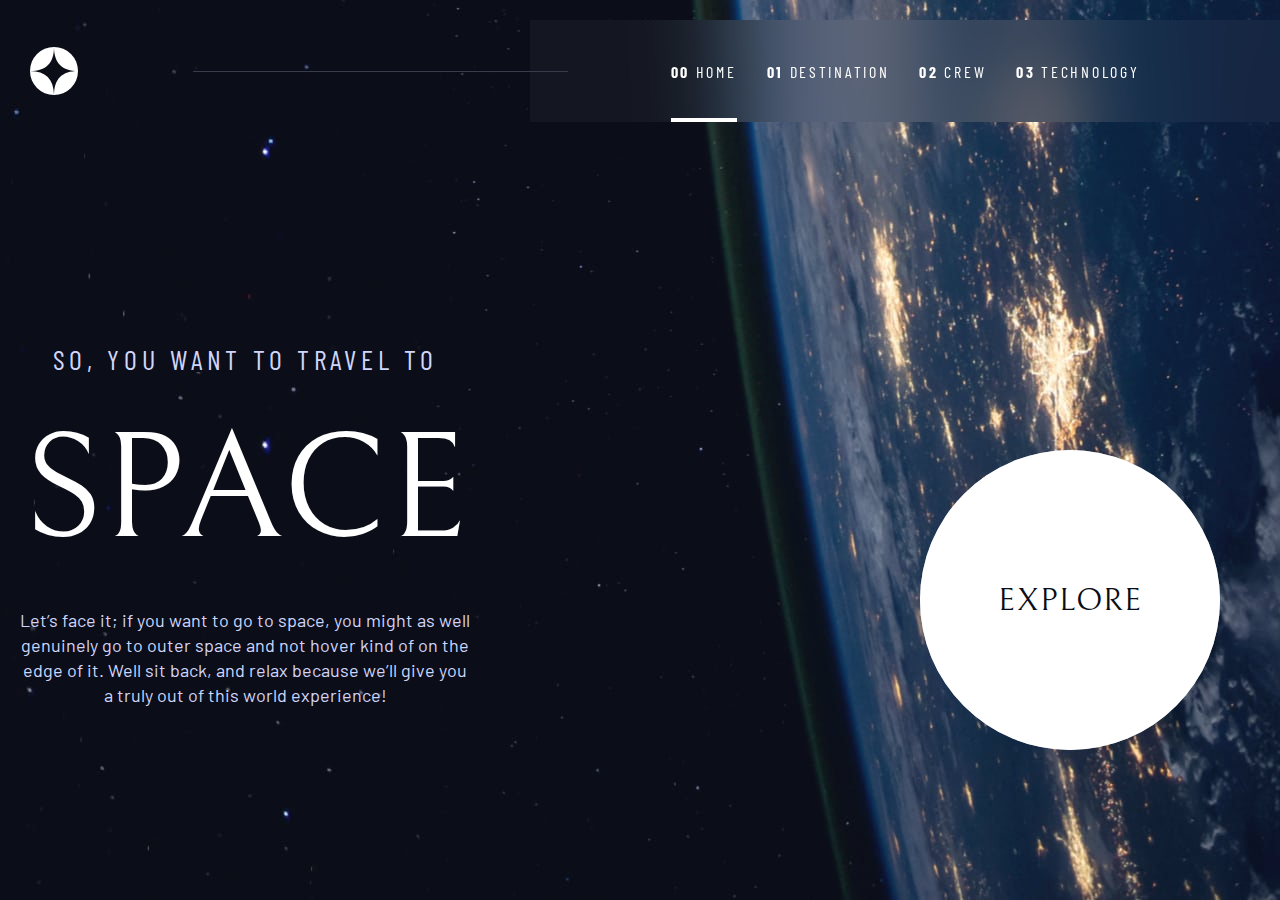
<file: index.html>
<!DOCTYPE html>
<html lang="en">

<head>
   <meta charset="UTF-8">
   <meta http-equiv="X-UA-Compatible" content="IE=edge">
   <meta name="viewport" content="width=device-width, initial-scale=1.0">
   <title>Space Tourism</title>
   <link rel="stylesheet" href="./css/main.css">
   <link rel="preconnect" href="https://fonts.googleapis.com">
   <link rel="preconnect" href="https://fonts.gstatic.com" crossorigin>
   <link
      href="https://fonts.googleapis.com/css2?family=Barlow+Condensed:wght@400;600&family=Barlow:wght@300;400;600&family=Bellefair&display=swap"
      rel="stylesheet">
   <script src="./js/app.js" defer></script>
</head>

<body>
   <!-- small devices -->
   <div class="nav-container-mobile">
      <img class="nav-container-mobile__logo" src="./img/shared/logo.svg" alt="logo">
      <button class="nav-container-mobile__menu-button"><img src="./img/shared/icon-hamburger.svg" alt="menu-button"
            class="menu-button-img"></button>
      <nav class="navigation-mobile">
         <ul role="list" class="navigation-mobile__list">
            <li class="navigation-mobile__item selected-page-mobile"><a href="#home"><span>00</span> home</a></li>
            <li class="navigation-mobile__item"><a href="destination.html"><span>01</span> destination</a></li>
            <li class="navigation-mobile__item"><a href="crew.html"><span>02</span> crew</a></li>
            <li class="navigation-mobile__item"><a href="technology.html"><span>03</span> technology</a></li>
         </ul>
      </nav>
   </div>
   <!-- large devices -->
   <div class="nav-container-desktop">
      <img class="nav-container-desktop__logo" src="./img/shared/logo.svg" alt="logo">
      <nav class="navigation-desktop">
         <ul role="list" class="navigation-desktop__list">
            <li class="navigation-desktop__item selected-page-desktop"><a href="index.html"><span>00</span> home</a>
            </li>
            <li class="navigation-desktop__item"><a href="destination.html"><span>01</span> destination</a></li>
            <li class="navigation-desktop__item"><a href="crew.html"><span>02</span> crew</a></li>
            <li class="navigation-desktop__item"><a href="technology.html"><span>03</span> technology</a></li>
         </ul>
      </nav>
   </div>
   <header class="header" id="#home">
      <div class="header__container">
         <section class="header__intro">
            <p class="header__upper-heading-text">so, you want to travel to</p>
            <h1 class="header__title">space</h1>
            <p class="header__text">Let’s face it; if you want to go to space, you might as well genuinely go to
               outer space and not hover kind of on the edge of it. Well sit back, and relax
               because we’ll give you a truly out of this world experience!</p>
         </section>
         <div class="header__circle">
            <p>explore</p>
         </div>
      </div>
   </header>
</body>

</html>
</file>
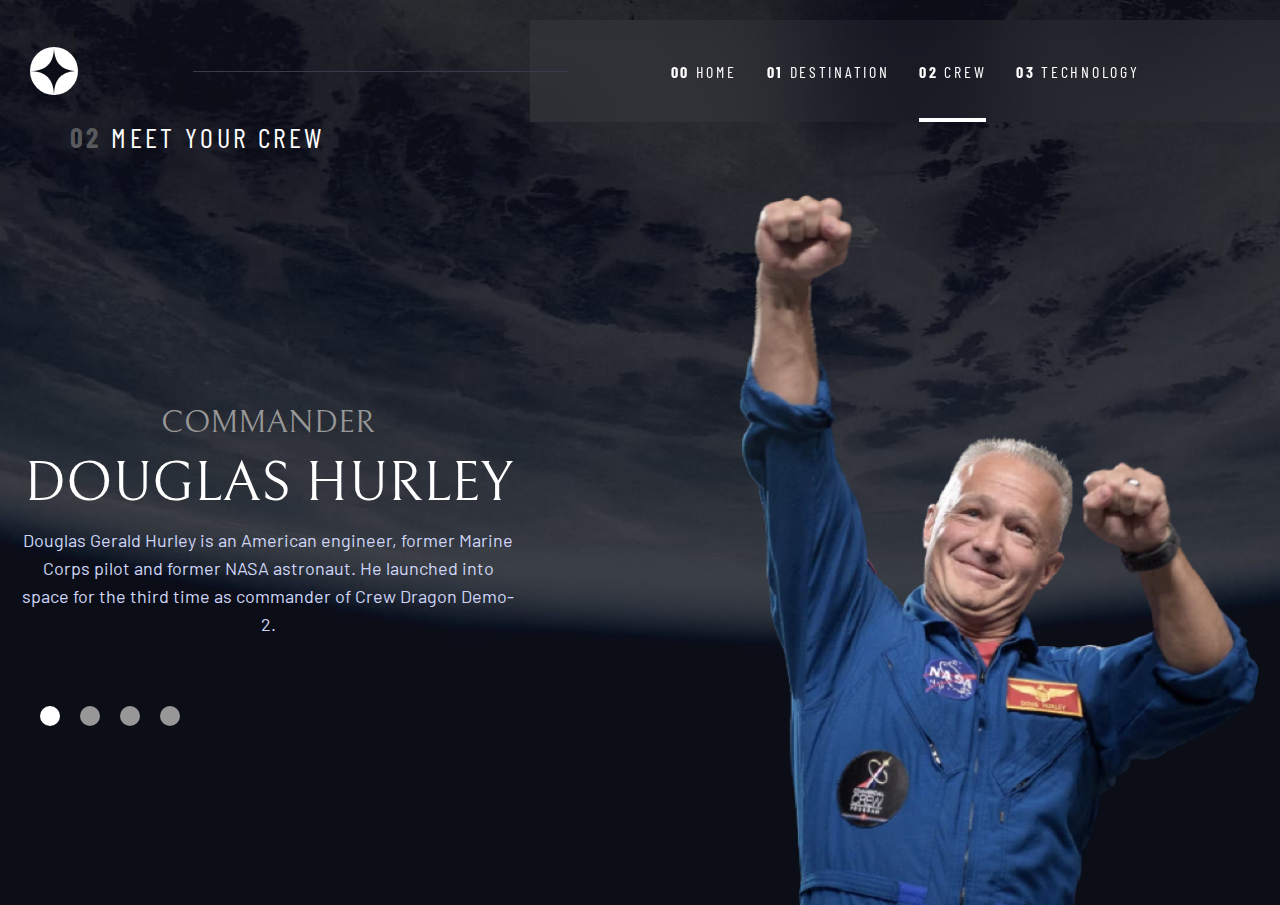
<file: crew.html>
<!DOCTYPE html>
<html lang="en">

<head>
   <meta charset="UTF-8">
   <meta http-equiv="X-UA-Compatible" content="IE=edge">
   <meta name="viewport" content="width=device-width, initial-scale=1.0">
   <title>Space Tourism</title>
   <link rel="stylesheet" href="./css/main.css">
   <link rel="preconnect" href="https://fonts.googleapis.com">
   <link rel="preconnect" href="https://fonts.gstatic.com" crossorigin>
   <link
      href="https://fonts.googleapis.com/css2?family=Barlow+Condensed:wght@400;600&family=Barlow:wght@300;400;600&family=Bellefair&display=swap"
      rel="stylesheet">
   <script src="./js/crew.js" defer></script>
</head>

<body>
   <!-- small devices -->
   <div class="nav-container-mobile">
      <img class="nav-container-mobile__logo" src="./img/shared/logo.svg" alt="logo">
      <button class="nav-container-mobile__menu-button"><img src="./img/shared/icon-hamburger.svg" alt="menu-button"
            class="menu-button-img"></button>
      <nav class="navigation-mobile">
         <ul role="list" class="navigation-mobile__list">
            <li class="navigation-mobile__item "><a href="index.html"><span>00</span> home</a></li>
            <li class="navigation-mobile__item"><a href="destination.html"><span>01</span> destination</a></li>
            <li class="navigation-mobile__item selected-page-mobile"><a href="#"><span>02</span> crew</a></li>
            <li class="navigation-mobile__item"><a href="#"><span>03</span> technology</a></li>
         </ul>
      </nav>
   </div>
   <!-- large devices -->
   <div class="nav-container-desktop">
      <img class="nav-container-desktop__logo" src="./img/shared/logo.svg" alt="logo">
      <nav class="navigation-desktop">
         <ul role="list" class="navigation-desktop__list">
            <li class="navigation-desktop__item"><a href="index.html"><span>00</span> home</a>
            </li>
            <li class="navigation-desktop__item "><a href="destination.html"><span>01</span> destination</a></li>
            <li class="navigation-desktop__item selected-page-desktop"><a href="crew.html"><span>02</span> crew</a></li>
            <li class="navigation-desktop__item"><a href="#"><span>03</span> technology</a></li>
         </ul>
      </nav>
   </div>
   <main class="crew" id="crew">
      <h1 class="crew__heading"><span>02</span> meet your crew</h1>
      <section class="crew__container">
         <img class="crew__img" src="./img/crew/image-douglas-hurley.webp" alt="member of crew">
         <div class="crew__content-box">
            <nav class="crew__nav">
               <ul class="crew__nav-list" role="list">
                  <li class="crew__nav-item"><button
                        class="crew__button crew__nav-item--first selected-member"></button></li>
                  <li class="crew__nav-item"><button class="crew__button crew__nav-item--second"></button></li>
                  <li class="crew__nav-item"><button class="crew__button crew__nav-item--third"></button></li>
                  <li class="crew__nav-item"><button class="crew__button crew__nav-item--fourth"></button></li>
               </ul>
            </nav>
            <div class="crew__information-box">
               <h2 class="crew__member-spec">commander</h2>
               <p class="crew__member-name">douglas hurley</p>
               <p class="crew__member-desc">Douglas Gerald Hurley is an American engineer, former Marine Corps pilot and
                  former NASA astronaut. He launched into space for the third time as commander of Crew Dragon Demo-2.
               </p>
            </div>
         </div>
      </section>
   </main>
</body>

</html>
</file>
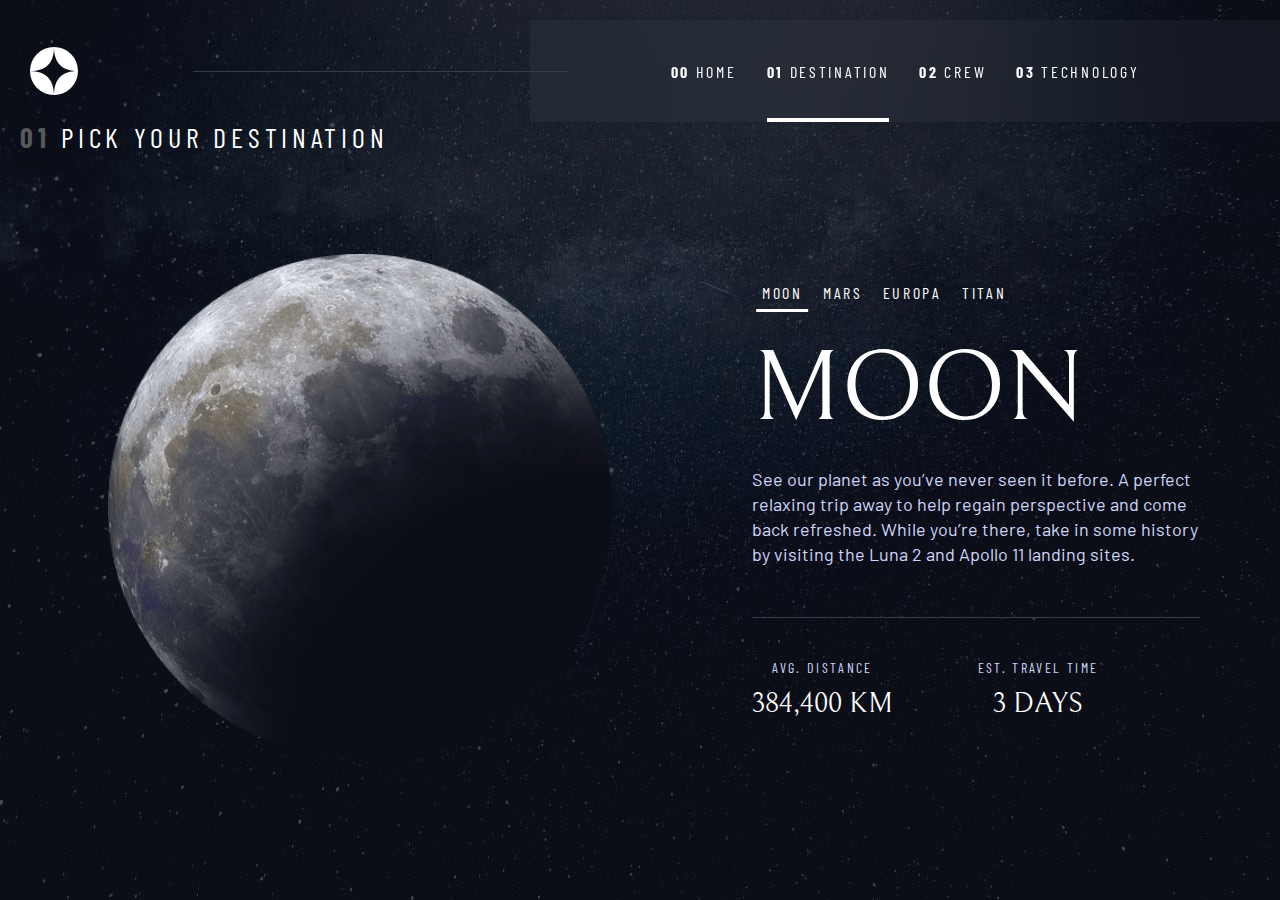
<file: destination.html>
<!DOCTYPE html>
<html lang="en">

<head>
   <meta charset="UTF-8">
   <meta http-equiv="X-UA-Compatible" content="IE=edge">
   <meta name="viewport" content="width=device-width, initial-scale=1.0">
   <title>Space Tourism</title>
   <link rel="stylesheet" href="./css/main.css">
   <link rel="preconnect" href="https://fonts.googleapis.com">
   <link rel="preconnect" href="https://fonts.gstatic.com" crossorigin>
   <link
      href="https://fonts.googleapis.com/css2?family=Barlow+Condensed:wght@400;600&family=Barlow:wght@300;400;600&family=Bellefair&display=swap"
      rel="stylesheet">
   <script src="./js/destination.js" defer></script>
</head>

<body>
   <!-- small devices -->
   <header class="nav-container-mobile">
      <img class="nav-container-mobile__logo" src="./img/shared/logo.svg" alt="logo">
      <button class="nav-container-mobile__menu-button"><img src="./img/shared/icon-hamburger.svg" alt="menu-button"
            class="menu-button-img"></button>
      <nav class="navigation-mobile">
         <ul role="list" class="navigation-mobile__list">
            <li class="navigation-mobile__item "><a href="index.html"><span>00</span> home</a></li>
            <li class="navigation-mobile__item selected-page-mobile"><a href="#"><span>01</span> destination</a></li>
            <li class="navigation-mobile__item"><a href="crew.html"><span>02</span> crew</a></li>
            <li class="navigation-mobile__item"><a href="technology.html"><span>03</span> technology</a></li>
         </ul>
      </nav>
   </header>
   <!-- large devices -->
   <div class="nav-container-desktop">
      <img class="nav-container-desktop__logo" src="./img/shared/logo.svg" alt="logo">
      <nav class="navigation-desktop">
         <ul role="list" class="navigation-desktop__list">
            <li class="navigation-desktop__item"><a href="index.html"><span>00</span> home</a>
            </li>
            <li class="navigation-desktop__item selected-page-desktop"><a href="destination.html"><span>01</span>
                  destination</a></li>
            <li class="navigation-desktop__item"><a href="crew.html"><span>02</span> crew</a></li>
            <li class="navigation-desktop__item"><a href="technology.html"><span>03</span> technology</a></li>
         </ul>
      </nav>
   </div>
   <main id="destination" class="destination">
      <h1 class="destination__heading"><span>01</span> pick your destination</h1>
      <section class="destination__container">
         <div class="destination__images">
            <img class="destination__img" src="./img/destination/image-moon.png" alt="moon">
         </div>
         <div class="destination__trip-information">
            <nav class="destination__nav">
               <ul role="list" class="destination__nav-list">
                  <li class="destination__nav-item"><button
                        class="btn moon-btn destination-btn selected-planet">moon</button></li>
                  <li class="destination__nav-item"><button class="btn mars-btn destination-btn">mars</button></li>
                  <li class="destination__nav-item"><button class="btn europa-btn destination-btn">europa</button></li>
                  <li class="destination__nav-item"><button class="btn titan-btn destination-btn">titan</button></li>
               </ul>
            </nav>
            <h2 class="destination__planet-name">moon</h2>
            <p class="destination__planet-description">See our planet as you’ve never seen it before. A perfect relaxing
               trip away to help regain perspective and come back refreshed. While you’re there, take in some history by
               visiting the Luna 2 and Apollo 11 landing sites.</p>
            <div class="destination__distance-information">
               <p class="destination__distance">384,400 km</p>
               <p class="destination__travel-time">3 days</p>
            </div>
         </div>
      </section>
   </main>
</body>

</html>
</file>
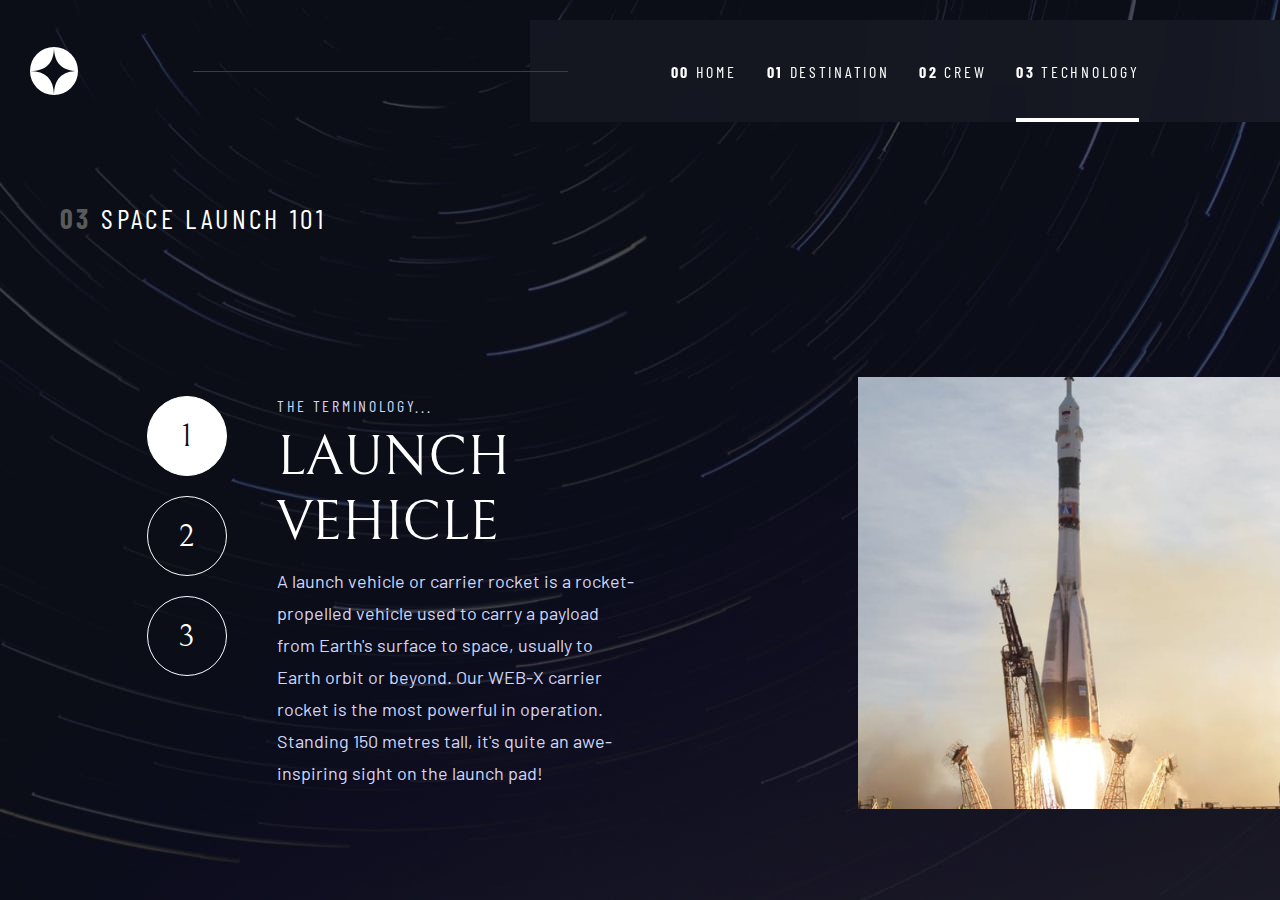
<file: technology.html>
<!DOCTYPE html>
<html lang="en">

<head>
   <meta charset="UTF-8">
   <meta http-equiv="X-UA-Compatible" content="IE=edge">
   <meta name="viewport" content="width=device-width, initial-scale=1.0">
   <title>Space Tourism</title>
   <link rel="stylesheet" href="./css/main.css">
   <link rel="preconnect" href="https://fonts.googleapis.com">
   <link rel="preconnect" href="https://fonts.gstatic.com" crossorigin>
   <link
      href="https://fonts.googleapis.com/css2?family=Barlow+Condensed:wght@400;600&family=Barlow:wght@300;400;600&family=Bellefair&display=swap"
      rel="stylesheet">
   <script src="./js/technology.js" defer></script>
</head>

<body>
   <!-- small devices -->
   <header class="nav-container-mobile">
      <img class="nav-container-mobile__logo" src="./img/shared/logo.svg" alt="logo">
      <button class="nav-container-mobile__menu-button"><img src="./img/shared/icon-hamburger.svg" alt="menu-button"
            class="menu-button-img"></button>
      <nav class="navigation-mobile">
         <ul role="list" class="navigation-mobile__list">
            <li class="navigation-mobile__item "><a href="index.html"><span>00</span> home</a></li>
            <li class="navigation-mobile__item"><a href="destination.html"><span>01</span> destination</a></li>
            <li class="navigation-mobile__item"><a href="crew.html"><span>02</span> crew</a></li>
            <li class="navigation-mobile__item selected-page-mobile"><a href="technology.html"><span>03</span>
                  technology</a></li>
         </ul>
      </nav>
   </header>
   <!-- large devices -->
   <div class="nav-container-desktop">
      <img class="nav-container-desktop__logo" src="./img/shared/logo.svg" alt="logo">
      <nav class="navigation-desktop">
         <ul role="list" class="navigation-desktop__list">
            <li class="navigation-desktop__item"><a href="index.html"><span>00</span> home</a>
            </li>
            <li class="navigation-desktop__item"><a href="destination.html"><span>01</span>
                  destination</a></li>
            <li class="navigation-desktop__item"><a href="crew.html"><span>02</span> crew</a></li>
            <li class="navigation-desktop__item selected-page-desktop"><a href="technology.html"><span>03</span>
                  technology</a></li>
         </ul>
      </nav>
   </div>
   <main class="technology" id="technology">
      <h1 class="technology__heading"><span>03</span> space launch 101</h1>
      <section class="technology__container">
         <img class="technology__img" src="./img/technology/image-launch-vehicle-landscape.jpg" alt="launch vehicle">
         <img class="technology__img-desktop" src="./img/technology/image-launch-vehicle-portrait.jpg"
            alt="launch vehicle">
         <div class="technology__content-box">
            <nav class="technology__nav">
               <ul class="technology__nav-list" role="list">
                  <li class="technology__nav-item"><button
                        class="technology__btn technology__btn--first selected-technology">1</button>
                  </li>
                  <li class="technology__nav-item"><button class="technology__btn technology__btn--second">2</button>
                  </li>
                  <li class="technology__nav-item"><button class="technology__btn technology__btn--third">3</button>
                  </li>
               </ul>
            </nav>
            <div class="technology__text-box">
               <h2 class="technology__title">the terminology...</h2>
               <h3 class="technology__name">launch vehicle</h3>
               <p class="technology__description">A launch vehicle or carrier rocket is a rocket-propelled vehicle used
                  to carry a payload from Earth's surface to space, usually to Earth orbit or beyond. Our WEB-X carrier
                  rocket is the most powerful in operation. Standing 150 metres tall, it's quite an awe-inspiring sight
                  on the launch pad!</p>
            </div>
         </div>
      </section>
   </main>
</body>

</html>
</file>
<file: css/main.css>
*,
*::before,
*::after {
  -webkit-box-sizing: border-box;
          box-sizing: border-box;
  margin: 0;
  padding: 0;
}

/* Remove default margin */
body,
h1,
h2,
h3,
h4,
p,
figure,
blockquote,
dl,
dd {
  margin: 0;
}

/* Remove list styles on ul, ol elements with a list role, which suggests default styling will be removed */
ul[role=list],
ol[role=list] {
  list-style: none;
}

/* Set core root defaults */
html:focus-within {
  scroll-behavior: smooth;
}

/* Set core body defaults */
body {
  min-height: 100%;
  text-rendering: optimizeSpeed;
}

/* A elements that don't have a class get default styles */
a:not([class]) {
  -webkit-text-decoration-skip: ink;
          text-decoration-skip-ink: auto;
}

/* Make images easier to work with */
img,
picture {
  max-width: 100%;
  display: block;
}

/* Inherit fonts for inputs and buttons */
input,
button,
textarea,
select {
  font: inherit;
}

/* Remove all animations, transitions and smooth scroll for people that prefer not to see them */
@media (prefers-reduced-motion: reduce) {
  html:focus-within {
    scroll-behavior: auto;
  }
  *,
  *::before,
  *::after {
    -webkit-animation-duration: 0.01ms !important;
            animation-duration: 0.01ms !important;
    -webkit-animation-iteration-count: 1 !important;
            animation-iteration-count: 1 !important;
    -webkit-transition-duration: 0.01ms !important;
            transition-duration: 0.01ms !important;
    scroll-behavior: auto !important;
  }
}
html {
  scroll-behavior: smooth;
  font-size: 62.5%;
}

body {
  font-size: 1.8rem;
  max-width: 100vw;
  max-height: 100vh;
  background-color: rgb(17, 17, 54);
}

button {
  background: none;
  border: none;
  padding: 1rem;
  cursor: pointer;
}

/* font-family: 'Barlow', sans-serif;
font-family: 'Barlow Condensed', sans-serif;
font-family: 'Bellefair', serif; */
h1,
h2,
h3,
h4 {
  font-family: "Bellefair", serif;
  color: #fff;
}

body {
  color: white;
  font-family: "Barlow", sans-serif;
  color: #d0d6f9;
}

.header {
  min-height: 100vh;
  width: 100vw;
  background-image: url(../img/home/background-home-mobile.jpg);
  background-size: cover;
  background-position: center;
}
.header__container {
  display: -webkit-box;
  display: -ms-flexbox;
  display: flex;
  -webkit-box-orient: vertical;
  -webkit-box-direction: normal;
      -ms-flex-direction: column;
          flex-direction: column;
  -webkit-box-align: center;
      -ms-flex-align: center;
          align-items: center;
  -webkit-box-pack: justify;
      -ms-flex-pack: justify;
          justify-content: space-between;
  min-height: 100vh;
  padding: 12rem 2rem 5rem 2rem;
}
.header__intro {
  display: -webkit-box;
  display: -ms-flexbox;
  display: flex;
  -webkit-box-orient: vertical;
  -webkit-box-direction: normal;
      -ms-flex-direction: column;
          flex-direction: column;
  -webkit-box-align: center;
      -ms-flex-align: center;
          align-items: center;
  gap: 3rem;
  max-width: 450px;
}
.header__upper-heading-text {
  font-family: "Barlow Condensed", sans-serif;
  font-size: 16px;
  letter-spacing: 2.7px;
  text-transform: uppercase;
}
.header__title {
  font-size: 80px;
  font-weight: 400;
  text-transform: uppercase;
}
.header__text {
  text-align: center;
  font-size: 1.5rem;
  line-height: 25px;
}
.header__circle {
  position: relative;
  display: -webkit-box;
  display: -ms-flexbox;
  display: flex;
  -webkit-box-pack: center;
      -ms-flex-pack: center;
          justify-content: center;
  -webkit-box-align: center;
      -ms-flex-align: center;
          align-items: center;
  margin-top: 2rem;
  min-width: 150px;
  min-height: 150px;
  border-radius: 100%;
  background-color: #fff;
  font-family: "Bellefair", serif;
  font-size: 2rem;
  text-transform: uppercase;
  letter-spacing: 1.25px;
  color: #0b0d17;
}
.header__circle p {
  z-index: 1;
  pointer-events: none;
}
.header__circle::after, .header__circle::before {
  content: "";
  position: absolute;
  width: 100%;
  height: 100%;
  border-radius: 50%;
  background-color: rgba(255, 255, 255, 0.4);
  -webkit-transition: -webkit-transform 0.3s;
  transition: -webkit-transform 0.3s;
  transition: transform 0.3s;
  transition: transform 0.3s, -webkit-transform 0.3s;
}
.header__circle::after {
  -webkit-animation: pulse 2s ease-out infinite;
          animation: pulse 2s ease-out infinite;
}
.header__circle::before {
  -webkit-animation: pulse 2s 1s ease-out infinite;
          animation: pulse 2s 1s ease-out infinite;
}
@-webkit-keyframes pulse {
  100% {
    -webkit-transform: scale(1.3);
            transform: scale(1.3);
    opacity: 0;
  }
}
@keyframes pulse {
  100% {
    -webkit-transform: scale(1.3);
            transform: scale(1.3);
    opacity: 0;
  }
}

@media (min-width: 576px) {
  .header {
    background-image: url(../img/home/background-home-tablet.jpg);
  }
  .header__container {
    padding-top: 20rem;
  }
  .header__upper-heading-text {
    font-size: 2rem;
    letter-spacing: 3.38px;
  }
  .header__title {
    font-size: 15rem;
  }
  .header__text {
    font-size: 16px;
  }
  .header__intro {
    gap: 2rem;
  }
  .header__circle {
    min-width: 200px;
    min-height: 200px;
    border-radius: 100%;
  }
  .header__circle p {
    font-size: 3.2rem;
  }
}
@media (min-width: 992px) {
  .header {
    background-image: url(../img/home/background-home-desktop.jpg);
  }
  .header__container {
    padding-top: 20rem;
    max-width: 1400px;
    margin: 0 auto;
    -webkit-box-orient: horizontal;
    -webkit-box-direction: normal;
        -ms-flex-direction: row;
            flex-direction: row;
    -webkit-box-pack: justify;
        -ms-flex-pack: justify;
            justify-content: space-between;
  }
  .header__upper-heading-text {
    font-size: 2.8rem;
    letter-spacing: 4.72px;
  }
  .header__title {
    font-size: 15rem;
  }
  .header__text {
    font-size: 18px;
  }
  .header__intro {
    gap: 3rem;
  }
  .header__circle {
    min-width: 300px;
    min-height: 300px;
    border-radius: 100%;
    -ms-flex-item-align: end;
        align-self: end;
    margin-right: 4rem;
    margin-bottom: 10rem;
  }
}
@media (max-height: 600px) {
  .header__circle {
    display: none;
  }
}
.nav-container-desktop {
  display: none;
}

.nav-container-mobile {
  position: fixed;
  display: -webkit-box;
  display: -ms-flexbox;
  display: flex;
  -webkit-box-pack: justify;
      -ms-flex-pack: justify;
          justify-content: space-between;
  width: 100%;
  top: 0;
  left: 0;
  padding: 2rem;
  z-index: 100;
}
.nav-container-mobile__menu-button {
  z-index: 15;
}
.nav-container-mobile__menu-button .menu-button-img-change {
  content: url("../img/shared/icon-close.svg");
}
.nav-container-mobile .navigation-mobile {
  display: none;
  position: relative;
  -webkit-box-align: center;
      -ms-flex-align: center;
          align-items: center;
  position: absolute;
  right: 0;
  top: 0;
  width: 65%;
  height: 100vh;
  padding-left: 4rem;
  background-color: rgba(255, 255, 255, 0.04);
  -webkit-backdrop-filter: blur(40.7742px);
          backdrop-filter: blur(40.7742px);
}
.nav-container-mobile .navigation-mobile__list {
  display: -webkit-box;
  display: -ms-flexbox;
  display: flex;
  position: absolute;
  top: 20%;
  width: 100%;
  -webkit-box-orient: vertical;
  -webkit-box-direction: normal;
      -ms-flex-direction: column;
          flex-direction: column;
  gap: 4rem;
}
.nav-container-mobile .navigation-mobile .selected-page-mobile::after {
  content: "";
  position: absolute;
  width: 3px;
  height: 160%;
  right: 4rem;
  top: 50%;
  -webkit-transform: translateY(-50%);
          transform: translateY(-50%);
  background-color: #fff;
}
.nav-container-mobile .navigation-mobile__item {
  position: relative;
  font-family: "Barlow Condensed", sans-serif;
  letter-spacing: 2.7px;
  font-size: 1.6rem;
}
.nav-container-mobile .navigation-mobile__item:hover::after {
  content: "";
  position: absolute;
  width: 3px;
  height: 160%;
  right: 4rem;
  top: 50%;
  -webkit-transform: translateY(-50%);
          transform: translateY(-50%);
  background-color: rgba(255, 255, 255, 0.747);
}
.nav-container-mobile .navigation-mobile__item span {
  font-weight: bold;
}
.nav-container-mobile .navigation-mobile__item a {
  width: 100%;
  text-transform: uppercase;
  text-decoration: none;
  color: white;
}
.nav-container-mobile .active {
  display: -webkit-box;
  display: -ms-flexbox;
  display: flex;
}

@media (min-width: 768px) {
  .nav-container-mobile {
    display: none;
  }
  .nav-container-desktop {
    display: -webkit-box;
    display: -ms-flexbox;
    display: flex;
    -webkit-box-pack: justify;
        -ms-flex-pack: justify;
            justify-content: space-between;
    -webkit-box-align: center;
        -ms-flex-align: center;
            align-items: center;
    position: fixed;
    padding-left: 3rem;
    width: 100%;
    z-index: 100;
  }
  .nav-container-desktop .navigation-desktop {
    display: -webkit-box;
    display: -ms-flexbox;
    display: flex;
    -webkit-box-pack: center;
        -ms-flex-pack: center;
            justify-content: center;
    padding: 4rem 2rem;
    width: 60%;
    background: rgba(255, 255, 255, 0.04);
    -webkit-backdrop-filter: blur(40.7742px);
            backdrop-filter: blur(40.7742px);
  }
  .nav-container-desktop .navigation-desktop__list {
    display: -webkit-box;
    display: -ms-flexbox;
    display: flex;
    gap: 3rem;
  }
  .nav-container-desktop .navigation-desktop .selected-page-desktop::after {
    position: absolute;
    bottom: -4rem;
    left: 0;
    content: "";
    width: 100%;
    height: 4px;
    background-color: #fff;
  }
  .nav-container-desktop .navigation-desktop__item {
    position: relative;
    font-family: "Barlow Condensed", sans-serif;
  }
  .nav-container-desktop .navigation-desktop__item:hover::after {
    position: absolute;
    bottom: -4rem;
    left: 0;
    content: "";
    width: 100%;
    height: 4px;
    background-color: rgba(255, 255, 255, 0.747);
  }
  .nav-container-desktop .navigation-desktop__item a {
    text-transform: uppercase;
    text-decoration: none;
    font-size: 1.4rem;
    color: white;
    letter-spacing: 2.36px;
  }
  .nav-container-desktop .navigation-desktop__item span {
    display: none;
  }
}
@media (min-width: 992px) {
  .nav-container-desktop {
    margin-top: 2rem;
  }
  .nav-container-desktop .navigation-desktop::before {
    content: "";
    position: absolute;
    top: 50%;
    left: -45%;
    height: 1px;
    width: 50%;
    background-color: #383b4b;
  }
  .nav-container-desktop .navigation-desktop__item a {
    font-size: 1.6rem;
    letter-spacing: 2.7px;
  }
  .nav-container-desktop .navigation-desktop__item a span {
    display: inline;
    font-weight: bold;
  }
}
.destination {
  padding: 12rem 2rem 0 2rem;
  background-image: url(../img/destination/background-destination-mobile.jpg);
  background-position: center;
  background-size: cover;
  min-height: 100vh;
}
.destination .selected-planet::after {
  position: absolute;
  bottom: 0;
  left: 50%;
  -webkit-transform: translateX(-50%);
          transform: translateX(-50%);
  content: "";
  width: 85%;
  height: 3px;
  background-color: #fff;
}
.destination__container {
  display: -webkit-box;
  display: -ms-flexbox;
  display: flex;
  -webkit-box-orient: vertical;
  -webkit-box-direction: normal;
      -ms-flex-direction: column;
          flex-direction: column;
  -webkit-box-pack: center;
      -ms-flex-pack: center;
          justify-content: center;
  -webkit-box-align: center;
      -ms-flex-align: center;
          align-items: center;
  max-width: 1400px;
  margin: 0 auto;
  text-align: center;
  gap: 3rem;
}
.destination__images {
  display: -webkit-box;
  display: -ms-flexbox;
  display: flex;
  -webkit-box-orient: vertical;
  -webkit-box-direction: normal;
      -ms-flex-direction: column;
          flex-direction: column;
  -webkit-box-align: center;
      -ms-flex-align: center;
          align-items: center;
  gap: 4rem;
}
.destination__images img {
  width: 50%;
}
.destination__heading {
  font-size: 1.6rem;
  font-weight: 400;
  letter-spacing: 2.7px;
  font-family: "Barlow Condensed", sans-serif;
  text-transform: uppercase;
  margin-bottom: 1rem;
  text-align: center;
  margin-bottom: 4rem;
}
.destination__heading span {
  font-weight: bold;
  color: rgb(88, 90, 92);
}
.destination__nav-list {
  display: -webkit-box;
  display: -ms-flexbox;
  display: flex;
  -webkit-box-pack: center;
      -ms-flex-pack: center;
          justify-content: center;
}
.destination__nav-list .btn {
  position: relative;
  font-size: 1.4rem;
  letter-spacing: 2.36px;
  color: #fff;
  text-transform: uppercase;
  font-family: "Barlow Condensed", sans-serif;
}
.destination__nav-list .btn:hover::after {
  position: absolute;
  bottom: 0;
  left: 50%;
  -webkit-transform: translateX(-50%);
          transform: translateX(-50%);
  content: "";
  width: 85%;
  height: 3px;
  background-color: #fff;
}
.destination__trip-information {
  display: -webkit-box;
  display: -ms-flexbox;
  display: flex;
  -webkit-box-orient: vertical;
  -webkit-box-direction: normal;
      -ms-flex-direction: column;
          flex-direction: column;
  padding-bottom: 2rem;
  gap: 2rem;
}
.destination__planet-name {
  text-transform: uppercase;
  font-size: 5.6rem;
  font-family: "Bellefair", serif;
  font-weight: 400;
}
.destination__planet-description {
  font-size: 1.5rem;
  line-height: 25px;
  color: #d0d6f9;
  padding-bottom: 3rem;
  margin-bottom: 4rem;
  border-bottom: 1px solid #383b4b;
}
.destination__distance-information {
  display: -webkit-box;
  display: -ms-flexbox;
  display: flex;
  -webkit-box-orient: vertical;
  -webkit-box-direction: normal;
      -ms-flex-direction: column;
          flex-direction: column;
  gap: 5rem;
}
.destination__distance, .destination__travel-time {
  position: relative;
  font-family: "Bellefair", serif;
  text-transform: uppercase;
  font-size: 2.8rem;
  color: #fff;
}
.destination__distance::before {
  content: "avg. distance";
  position: absolute;
  top: -2rem;
  left: 50%;
  -webkit-transform: translateX(-50%);
          transform: translateX(-50%);
  font-family: "Barlow Condensed", sans-serif;
  text-transform: uppercase;
  font-size: 1.4rem;
  color: #d0d6f9;
  letter-spacing: 2.36px;
}
.destination__travel-time::before {
  content: "est. travel time";
  position: absolute;
  top: -2rem;
  left: 50%;
  -webkit-transform: translateX(-50%);
          transform: translateX(-50%);
  font-family: "Barlow Condensed", sans-serif;
  text-transform: uppercase;
  font-size: 1.4rem;
  color: #d0d6f9;
  letter-spacing: 2.36px;
}

@media (min-width: 576px) {
  .destination__distance-information {
    -webkit-box-orient: horizontal;
    -webkit-box-direction: normal;
        -ms-flex-direction: row;
            flex-direction: row;
    -webkit-box-pack: center;
        -ms-flex-pack: center;
            justify-content: center;
  }
  .destination__distance::before, .destination__travel-time::before {
    top: -70%;
    left: 50%;
    -webkit-transform: translateX(-50%);
            transform: translateX(-50%);
    width: 140%;
  }
}
@media (min-width: 576px) {
  .destination {
    background-image: url(../img/destination/background-destination-tablet.jpg);
  }
  .destination__heading {
    text-align: left;
    font-size: 2rem;
    letter-spacing: 3.38px;
  }
  .destination__container {
    padding-left: 6rem;
    padding-right: 6rem;
  }
  .destination__images img {
    width: 60%;
  }
  .destination__nav-list .btn {
    font-size: 1.6rem;
    letter-spacing: 2.7px;
  }
  .destination__planet-name {
    font-size: 8rem;
  }
  .destination__planet-description {
    padding-bottom: 4rem;
    margin-bottom: 3rem;
    font-size: 1.6rem;
  }
  .destination__distance-information {
    gap: 10rem;
  }
}
@media (min-width: 998px) {
  .destination {
    background-image: url(../img/destination/background-destination-desktop.jpg);
    padding-left: 2rem;
    padding-right: 2rem;
  }
  .destination__heading {
    max-width: 1400px;
    margin: 0 auto 10rem;
    font-size: 2.8rem;
    letter-spacing: 4.72px;
  }
  .destination__container {
    -webkit-box-orient: horizontal;
    -webkit-box-direction: normal;
        -ms-flex-direction: row;
            flex-direction: row;
    -webkit-box-pack: justify;
        -ms-flex-pack: justify;
            justify-content: space-between;
  }
  .destination__images {
    min-width: 50%;
  }
  .destination__images img {
    width: 90%;
  }
  .destination__trip-information {
    max-width: 40%;
    -webkit-box-align: start;
        -ms-flex-align: start;
            align-items: flex-start;
  }
  .destination__planet-name {
    font-size: 10rem;
  }
  .destination__planet-description {
    padding-bottom: 5rem;
    margin-bottom: 5rem;
    font-size: 1.8rem;
    text-align: left;
  }
  .destination__distance-information {
    gap: 10rem;
  }
  .destination__distance::before, .destination__travel-time::before {
    top: -90%;
  }
}
.crew {
  background-image: url(../img/crew/background-crew-mobile.jpg);
  padding: 12rem 2rem 0rem 2rem;
  background-position: center;
  background-size: cover;
  min-height: 100vh;
}
.crew__heading {
  font-size: 1.6rem;
  font-weight: 400;
  letter-spacing: 2.7px;
  font-family: "Barlow Condensed", sans-serif;
  text-transform: uppercase;
  margin-bottom: 1rem;
  text-align: center;
  margin-bottom: 4rem;
}
.crew__heading span {
  font-weight: bold;
  color: rgb(88, 90, 92);
}
.crew__container {
  display: -webkit-box;
  display: -ms-flexbox;
  display: flex;
  -webkit-box-orient: vertical;
  -webkit-box-direction: normal;
      -ms-flex-direction: column;
          flex-direction: column;
  -webkit-box-align: center;
      -ms-flex-align: center;
          align-items: center;
}
.crew__img {
  height: clamp(50vw, 40vh, 70vw);
}
.crew__content-box {
  display: -webkit-box;
  display: -ms-flexbox;
  display: flex;
  -webkit-box-orient: vertical;
  -webkit-box-direction: normal;
      -ms-flex-direction: column;
          flex-direction: column;
  -webkit-box-align: center;
      -ms-flex-align: center;
          align-items: center;
  gap: 3rem;
  padding-top: 3rem;
  border-top: 1px solid #383b4b;
}
.crew__nav-list {
  display: -webkit-box;
  display: -ms-flexbox;
  display: flex;
  gap: 2rem;
}
.crew__button {
  padding: 1rem;
  background-color: #979797;
  border-radius: 100%;
  -webkit-transition: background-color 0.3s;
  transition: background-color 0.3s;
}
.crew__button:hover {
  background-color: #fff;
}
.crew .selected-member {
  background-color: #fff;
}
.crew__information-box {
  display: -webkit-box;
  display: -ms-flexbox;
  display: flex;
  -webkit-box-orient: vertical;
  -webkit-box-direction: normal;
      -ms-flex-direction: column;
          flex-direction: column;
  -webkit-box-align: center;
      -ms-flex-align: center;
          align-items: center;
  text-align: center;
  gap: 1rem;
}
.crew__member-spec {
  font-weight: 400;
  text-transform: uppercase;
  font-size: 1.6rem;
  color: #979797;
}
.crew__member-name {
  font-family: "Bellefair", serif;
  text-transform: uppercase;
  font-size: 2.4rem;
  color: #fff;
}
.crew__member-desc {
  font-size: 1.5rem;
  line-height: 25px;
}

@media (min-width: 768px) {
  .crew {
    background-image: url(../img/crew/background-crew-tablet.jpg);
  }
  .crew__heading {
    text-align: left;
    font-size: 2rem;
    letter-spacing: 3.38px;
    max-height: 100vh;
    overflow: hidden;
  }
  .crew__container {
    -webkit-box-orient: vertical;
    -webkit-box-direction: reverse;
        -ms-flex-direction: column-reverse;
            flex-direction: column-reverse;
    -webkit-box-pack: justify;
        -ms-flex-pack: justify;
            justify-content: space-between;
    gap: 3rem;
  }
  .crew__img {
    min-height: 50vh;
  }
  .crew__content-box {
    -webkit-box-orient: vertical;
    -webkit-box-direction: reverse;
        -ms-flex-direction: column-reverse;
            flex-direction: column-reverse;
    -webkit-box-pack: start;
        -ms-flex-pack: start;
            justify-content: start;
    max-width: 50vw;
    border: none;
  }
  .crew__member-spec {
    font-size: 2.4rem;
  }
  .crew__member-name {
    font-size: 4rem;
  }
  .crew__member-desc {
    font-size: 1.6rem;
    line-height: 28px;
  }
}
@media (min-width: 1035px) {
  .crew {
    display: -webkit-box;
    display: -ms-flexbox;
    display: flex;
    -webkit-box-pack: center;
        -ms-flex-pack: center;
            justify-content: center;
    -webkit-box-align: center;
        -ms-flex-align: center;
            align-items: center;
    -webkit-box-orient: vertical;
    -webkit-box-direction: normal;
        -ms-flex-direction: column;
            flex-direction: column;
    background-image: url(../img/crew/background-crew-desktop.jpg);
  }
  .crew__container {
    -webkit-box-orient: horizontal;
    -webkit-box-direction: reverse;
        -ms-flex-direction: row-reverse;
            flex-direction: row-reverse;
    max-width: 1400px;
    margin: 0 auto;
    gap: 0rem;
  }
  .crew__heading {
    font-size: 2.8rem;
    margin-left: 5rem;
    -ms-flex-item-align: start;
        align-self: flex-start;
  }
  .crew__content-box {
    max-width: 40%;
  }
  .crew__img {
    height: 79vh;
  }
  .crew__member-spec {
    font-size: 3.2rem;
  }
  .crew__member-name {
    font-size: 5.6rem;
  }
  .crew__member-desc {
    font-size: 1.8rem;
  }
  .crew__nav {
    -ms-flex-item-align: start;
        align-self: flex-start;
    margin-left: 2rem;
    margin-top: 3rem;
  }
}
.technology {
  padding: 10rem 0 2rem;
  background-image: url(../../img/technology/background-technology-mobile.jpg);
  background-size: cover;
  background-position: center;
  min-height: 100vh;
}
.technology__img-desktop {
  display: none;
}
.technology__heading {
  font-size: 1.6rem;
  font-weight: 400;
  letter-spacing: 2.7px;
  font-family: "Barlow Condensed", sans-serif;
  text-transform: uppercase;
  margin-bottom: 1rem;
  text-align: center;
  margin-bottom: 4rem;
}
.technology__heading span {
  font-weight: bold;
  color: rgb(88, 90, 92);
}
.technology__container {
  display: -webkit-box;
  display: -ms-flexbox;
  display: flex;
  -webkit-box-orient: vertical;
  -webkit-box-direction: normal;
      -ms-flex-direction: column;
          flex-direction: column;
  -webkit-box-align: center;
      -ms-flex-align: center;
          align-items: center;
  text-align: center;
  gap: 2rem;
}
.technology__img {
  width: 100vw;
}
.technology__content-box {
  display: -webkit-box;
  display: -ms-flexbox;
  display: flex;
  -webkit-box-orient: vertical;
  -webkit-box-direction: normal;
      -ms-flex-direction: column;
          flex-direction: column;
  gap: 2rem;
}
.technology__nav-list {
  display: -webkit-box;
  display: -ms-flexbox;
  display: flex;
  -webkit-box-pack: center;
      -ms-flex-pack: center;
          justify-content: center;
  gap: 2rem;
}
.technology__btn {
  display: -webkit-box;
  display: -ms-flexbox;
  display: flex;
  -webkit-box-pack: center;
      -ms-flex-pack: center;
          justify-content: center;
  -webkit-box-align: center;
      -ms-flex-align: center;
          align-items: center;
  padding: 0;
  width: 4rem;
  height: 4rem;
  border-radius: 100%;
  border: 1px solid rgb(255, 255, 255);
  color: white;
  font-family: "Bellefair", serif;
  -webkit-transition: background-color 0.3s, color 0.3s;
  transition: background-color 0.3s, color 0.3s;
}
.technology__btn:hover {
  background-color: white;
  color: #0b0d17;
}
.technology .selected-technology {
  background-color: white;
  color: #0b0d17;
}
.technology__text-box {
  display: -webkit-box;
  display: -ms-flexbox;
  display: flex;
  -webkit-box-orient: vertical;
  -webkit-box-direction: normal;
      -ms-flex-direction: column;
          flex-direction: column;
  -webkit-box-align: center;
      -ms-flex-align: center;
          align-items: center;
  -webkit-box-pack: center;
      -ms-flex-pack: center;
          justify-content: center;
  gap: 1rem;
  padding: 1rem 2rem;
  text-align: center;
}
.technology__title {
  text-transform: uppercase;
  font-family: "Barlow Condensed", sans-serif;
  font-weight: 400;
  font-size: 1.6rem;
  letter-spacing: 2.38px;
  color: #d0d6f9;
}
.technology__name {
  text-transform: uppercase;
  font-size: 2.4rem;
  font-weight: 400;
}
.technology__description {
  font-size: 1.5rem;
  line-height: 25px;
}

@media (min-width: 700px) {
  .technology {
    padding-top: 12rem;
    background-image: url(../img/technology/background-technology-tablet.jpg);
  }
  .technology__container {
    padding-top: 3rem;
    gap: 5rem;
  }
  .technology__heading {
    text-align: left;
    margin-left: 3rem;
    font-size: 2rem;
    letter-spacing: 3.38px;
  }
  .technology__btn {
    width: 6rem;
    height: 6rem;
    font-size: 2.4rem;
  }
  .technology__content-box {
    gap: 4rem;
  }
  .technology__text-box {
    margin: 0 auto;
    max-width: 70%;
  }
  .technology__title {
    letter-spacing: 2.7px;
  }
  .technology__name {
    font-size: 4rem;
  }
  .technology__description {
    font-size: 1.6rem;
    line-height: 28px;
  }
}
@media (min-width: 992px) {
  .technology {
    display: -webkit-box;
    display: -ms-flexbox;
    display: flex;
    -webkit-box-orient: vertical;
    -webkit-box-direction: normal;
        -ms-flex-direction: column;
            flex-direction: column;
    -webkit-box-pack: space-evenly;
        -ms-flex-pack: space-evenly;
            justify-content: space-evenly;
    padding-top: 13rem;
    background-image: url(../img/technology/background-technology-desktop.jpg);
  }
  .technology__img {
    display: none;
  }
  .technology__img-desktop {
    display: block;
    min-width: 33%;
  }
  .technology__heading {
    font-size: 2.8rem;
    margin-left: 6rem;
  }
  .technology__container {
    -webkit-box-orient: horizontal;
    -webkit-box-direction: reverse;
        -ms-flex-direction: row-reverse;
            flex-direction: row-reverse;
    gap: 10rem;
  }
  .technology__content-box {
    -webkit-box-orient: horizontal;
    -webkit-box-direction: normal;
        -ms-flex-direction: row;
            flex-direction: row;
    gap: 5rem;
    -webkit-box-pack: center;
        -ms-flex-pack: center;
            justify-content: center;
    padding-left: 3rem;
    justify-self: center;
  }
  .technology__text-box {
    padding: 0;
    margin: 0;
    -webkit-box-align: start;
        -ms-flex-align: start;
            align-items: flex-start;
    text-align: left;
    max-width: 50%;
  }
  .technology__btn {
    width: 80px;
    height: 80px;
    font-size: 3.2rem;
  }
  .technology__nav {
    display: -webkit-box;
    display: -ms-flexbox;
    display: flex;
    height: 100%;
  }
  .technology__nav-list {
    -webkit-box-orient: vertical;
    -webkit-box-direction: normal;
        -ms-flex-direction: column;
            flex-direction: column;
  }
  .technology__name {
    font-size: 5.6rem;
  }
  .technology__description {
    font-size: 1.8rem;
    line-height: 32px;
  }
}/*# sourceMappingURL=main.css.map */
</file>
